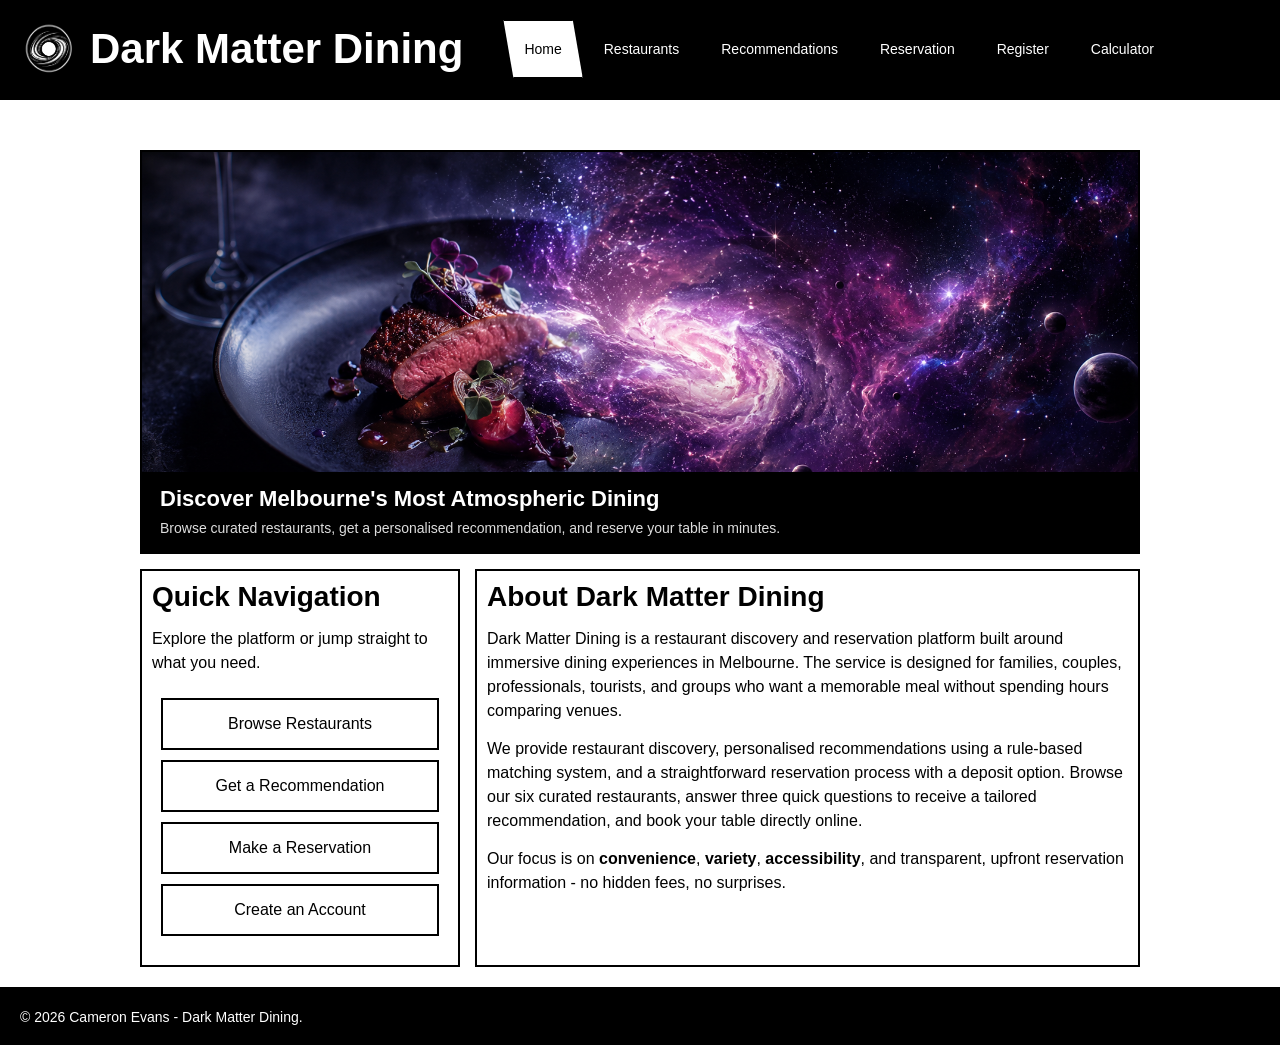
<file: wd_assign2_103564648/index.html>
<!DOCTYPE html>
<html lang="en">
<head>
  <meta charset="utf-8" />
  <meta name="viewport" content="width=device-width, initial-scale=1.0" />
  <meta name="description" content="Dark Matter Dining - discover atmospheric Melbourne restaurants, get personalised recommendations, and reserve your table online." />
  <meta name="keywords" content="Dark Matter Dining, restaurant, reservation, Melbourne, dining" />
  <meta name="author" content="Cameron Evans - 103564648" />
  <link rel="stylesheet" href="css/style.css" />
  <script src="js/jquery.min.js"></script>
  <script src="js/script.js"></script>
  <title>Dark Matter Dining - Home</title>
</head>

<body>

<header>
  <h1><img class="brand-logo" src="images/logo.png" width="1254" height="1254" alt="" aria-hidden="true" /><span>Dark Matter Dining</span></h1>
  <nav class="top_nav" aria-label="Main navigation">
    <a class="active" href="index.html"><span>Home</span></a>
    <a href="restaurants.html"><span>Restaurants</span></a>
    <a href="recommend.html"><span>Recommendations</span></a>
    <a href="reservation.html"><span>Reservation</span></a>
    <a href="register.html"><span>Register</span></a>
    <a href="bill.html"><span>Calculator</span></a>
  </nav>
</header>

<main class="index">

  
  <section class="hero">
    <img src="images/main.png" width="1672" height="941" alt="Fine dining dish with a galaxy-inspired visual effect" />
    <div class="hero-text">

      <h2>Discover Melbourne's Most Atmospheric Dining</h2>
      <p>Browse curated restaurants, get a personalised recommendation, and reserve your table in minutes.</p>
    
    </div>
  </section>

 
  <div class="group_index">

    <section class="event">
      <h2>Quick Navigation</h2>
      <p>Explore the platform or jump straight to what you need.</p>
      <nav aria-label="Quick links">
        <ul class="event_links">

        <li><a class="link button_link" href="restaurants.html">Browse Restaurants</a></li>
        <li><a class="link button_link" href="recommend.html">Get a Recommendation</a></li>
        <li><a class="link button_link" href="reservation.html">Make a Reservation</a></li>
        <li><a class="link button_link" href="register.html">Create an Account</a></li>
        
        </ul>
      </nav>
    </section>

    <section class="about_us">
      <h2>About Dark Matter Dining</h2>
      <p>Dark Matter Dining is a restaurant discovery and reservation platform built around immersive dining experiences in Melbourne. The service is designed for families, couples, professionals, tourists, and groups who want a memorable meal without spending hours comparing venues.</p>
      <p>We provide restaurant discovery, personalised recommendations using a rule-based matching system, and a straightforward reservation process with a deposit option. Browse our six curated restaurants, answer three quick questions to receive a tailored recommendation, and book your table directly online.</p>
      <p>Our focus is on <strong>convenience</strong>, <strong>variety</strong>, <strong>accessibility</strong>, and transparent, upfront reservation information - no hidden fees, no surprises.</p>
    </section>

  </div>

</main>

<footer>
  <p>&copy; 2026 Cameron Evans - Dark Matter Dining.</p>
</footer>


</body>
</html>
</file>
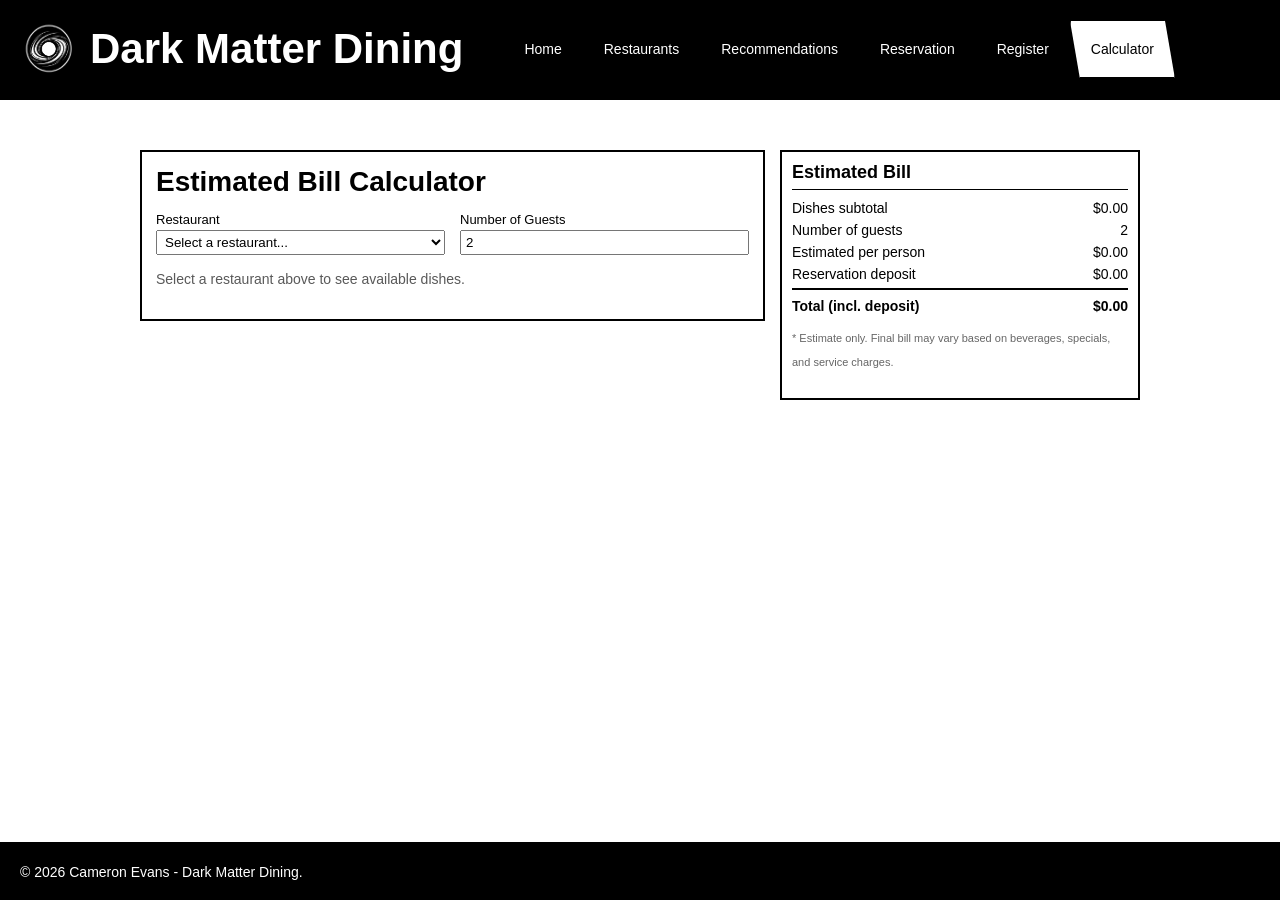
<file: wd_assign2_103564648/bill.html>
<!DOCTYPE html>
<html lang="en">
<head>
  <meta charset="utf-8" />
  <meta name="viewport" content="width=device-width, initial-scale=1.0" />
  <meta name="description" content="Estimate your bill before dining - select a restaurant, choose dishes, and split the cost across your group." />
  <meta name="keywords" content="Dark Matter Dining, bill calculator, estimate, dining cost" />
  <meta name="author" content="Cameron Evans - 103564648" />
  <link rel="stylesheet" href="css/style.css" />
  <script src="js/jquery.min.js"></script>
  <script src="js/script.js"></script>
  <title>Dark Matter Dining - Bill Calculator</title>
</head>

<body>

<header>
  <h1><img class="brand-logo" src="images/logo.png" width="1254" height="1254" alt="" aria-hidden="true" /><span>Dark Matter Dining</span></h1>
  <nav class="top_nav">
    <a href="index.html"><span>Home</span></a>
    <a href="restaurants.html"><span>Restaurants</span></a>
    <a href="recommend.html"><span>Recommendations</span></a>
    <a href="reservation.html"><span>Reservation</span></a>
    <a href="register.html"><span>Register</span></a>
    <a class="active" href="bill.html"><span>Calculator</span></a>
  </nav>
</header>

<main class="calculator">

  <!-- Form: restaurant + menu selection -->
  <section class="calc-form">
    <h2>Estimated Bill Calculator</h2>

    <div class="calc-top">

      <label for="calc-restaurant">
        Restaurant
        <select id="calc-restaurant" name="restaurant">
          <option value="">Select a restaurant...</option>
          <option value="event_horizon">Event Horizon</option>
          <option value="nebula_noodles">Nebula Noodles</option>
          <option value="pulsar_pizza">Pulsar Pizza</option>
          <option value="quantum_quiche">Quantum Quiche</option>
          <option value="stellar_sushi">Stellar Sushi</option>
          <option value="cosmic_curry">Cosmic Curry</option>
          <option value="singularity_seoul">Singularity Seoul</option>
        </select>
      </label>

      <label for="num-guests">
        Number of Guests
        <input type="number" id="num-guests" name="guests" min="1" value="2" />
      </label>

    </div>

   
    <div class="menu-section" id="menu-section" hidden>
      <h3 id="menu-title">Select Dishes</h3>
      <div class="menu-items" id="menu-items"></div>
    </div>

    <p id="calc-placeholder" style="color:#595959;font-size:14px;">Select a restaurant above to see available dishes.</p>

  </section>


  <section class="bill-summary" id="bill-summary">
    <h3>Estimated Bill</h3>

    <div class="bill-line">
      <span>Dishes subtotal</span>
      <span id="sum-dishes">$0.00</span>
    </div>

    <div class="bill-line">
      <span>Number of guests</span>
      <span id="sum-guests">-</span>
    </div>

    <div class="bill-line">
      <span>Estimated per person</span>
      <span id="sum-per-person">-</span>
    </div>

    <div class="bill-line deposit">
      <span>Reservation deposit</span>
      <span id="sum-deposit">-</span>
    </div>

    <div class="bill-line total">
      <span>Total (incl. deposit)</span>
      <span id="sum-total">-</span>
    </div>

    <p style="font-size:11px;color:#666;margin-top:12px;">* Estimate only. Final bill may vary based on beverages, specials, and service charges.</p>
  </section>

</main>

<footer>
  <p>&copy; 2026 Cameron Evans - Dark Matter Dining.</p>
</footer>


</body>
</html>
</file>
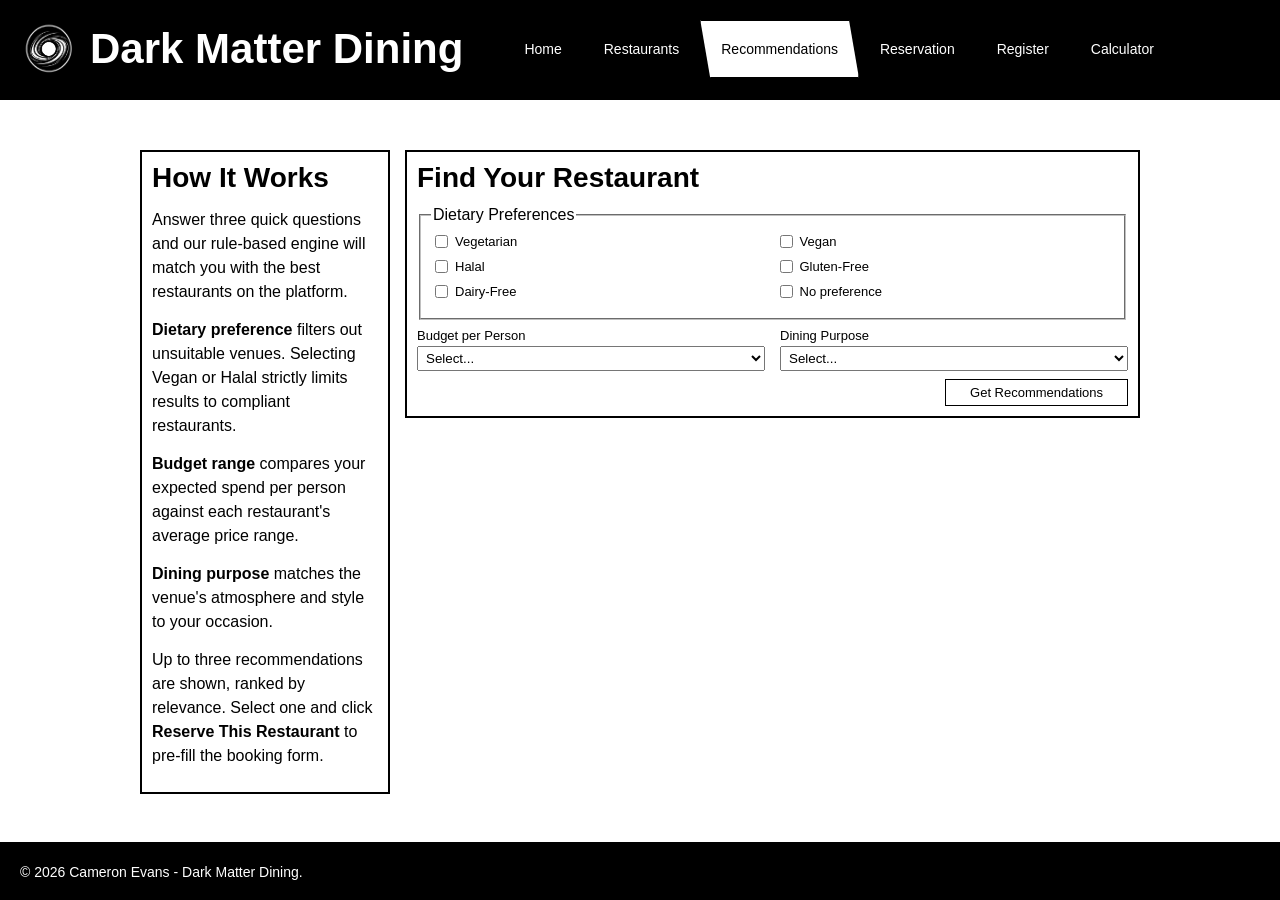
<file: wd_assign2_103564648/recommend.html>
<!DOCTYPE html>
<html lang="en">
<head>
  <meta charset="utf-8" />
  <meta name="viewport" content="width=device-width, initial-scale=1.0" />
  <meta name="description" content="Get a personalised restaurant recommendation from Dark Matter Dining based on your dietary preferences, budget, and dining purpose." />
  <meta name="keywords" content="Dark Matter Dining, recommendation, restaurant, Melbourne, dining" />
  <meta name="author" content="Cameron Evans - 103564648" />
  <link rel="stylesheet" href="css/style.css" />

  <script src="js/jquery.min.js"></script>
  <script src="js/script.js"></script>
  
  <title>Dark Matter Dining - Recommendations</title>
</head>

<body>

<header>
  <h1><img class="brand-logo" src="images/logo.png" width="1254" height="1254" alt="" aria-hidden="true" /><span>Dark Matter Dining</span></h1>
  <nav class="top_nav" aria-label="Main navigation">
    <a href="index.html"><span>Home</span></a>
    <a href="restaurants.html"><span>Restaurants</span></a>
    <a class="active" href="recommend.html"><span>Recommendations</span></a>
    <a href="reservation.html"><span>Reservation</span></a>
    <a href="register.html"><span>Register</span></a>
    <a href="bill.html"><span>Calculator</span></a>
  </nav>
</header>

<main class="recommendations">

  <!-- Sidebar -->
  <section class="sidebar">
    <h2>How It Works</h2>
    <p>Answer three quick questions and our rule-based engine will match you with the best restaurants on the platform.</p>
    <p><strong>Dietary preference</strong> filters out unsuitable venues. Selecting Vegan or Halal strictly limits results to compliant restaurants.</p>
    <p><strong>Budget range</strong> compares your expected spend per person against each restaurant's average price range.</p>
    <p><strong>Dining purpose</strong> matches the venue's atmosphere and style to your occasion.</p>
    <p>Up to three recommendations are shown, ranked by relevance. Select one and click <strong>Reserve This Restaurant</strong> to pre-fill the booking form.</p>
  </section>

  <!-- Recommendation form -->
  <section class="recform">
    <h2>Find Your Restaurant</h2>
    <form id="rec-form" novalidate>
      <div class="fields">

        <fieldset class="rec-dietary">
          <legend>Dietary Preferences</legend>
          <label><input type="checkbox" name="dietary" value="vegetarian" /> Vegetarian</label>
          <label><input type="checkbox" name="dietary" value="vegan" /> Vegan</label>
          <label><input type="checkbox" name="dietary" value="halal" /> Halal</label>
          <label><input type="checkbox" name="dietary" value="gluten-free" /> Gluten-Free</label>
          <label><input type="checkbox" name="dietary" value="dairy-free" /> Dairy-Free</label>
          <label><input type="checkbox" name="dietary" value="none" id="rec-dietary-none" /> No preference</label>
          <span class="error-msg" id="err-dietary" role="alert" style="display:block;width:100%;"></span>
        </fieldset>

        <label for="rec-budget">
          Budget per Person
          <select id="rec-budget" name="budget">
            <option value="">Select...</option>
            <option value="low">Low - under $35</option>
            <option value="medium">Mid - $35 to $65</option>
            <option value="high">High - over $65</option>
          </select>
        </label>

        <label for="rec-purpose">
          Dining Purpose
          <select id="rec-purpose" name="purpose">
            <option value="">Select...</option>
            <option value="family">Family outing</option>
            <option value="date">Romantic date</option>
            <option value="business">Business meal</option>
          </select>
        </label>

        <button type="submit">Get Recommendations</button>

      </div>
      <p id="rec-error" class="error-msg" role="alert"></p>
    </form>
  </section>

  <!-- Results (hidden until JS populates) -->
  <section class="result" id="rec-results" hidden>
    <h2>Your Recommendations</h2>
    <div class="result-cards" id="result-cards" aria-live="polite"></div>
    <div class="result-actions">
      <a href="#" id="reserve-link" class="button_link">Reserve This Restaurant</a>
    </div>
  </section>

</main>

<footer>
  <p>&copy; 2026 Cameron Evans - Dark Matter Dining.</p>
</footer>


</body>
</html>
</file>
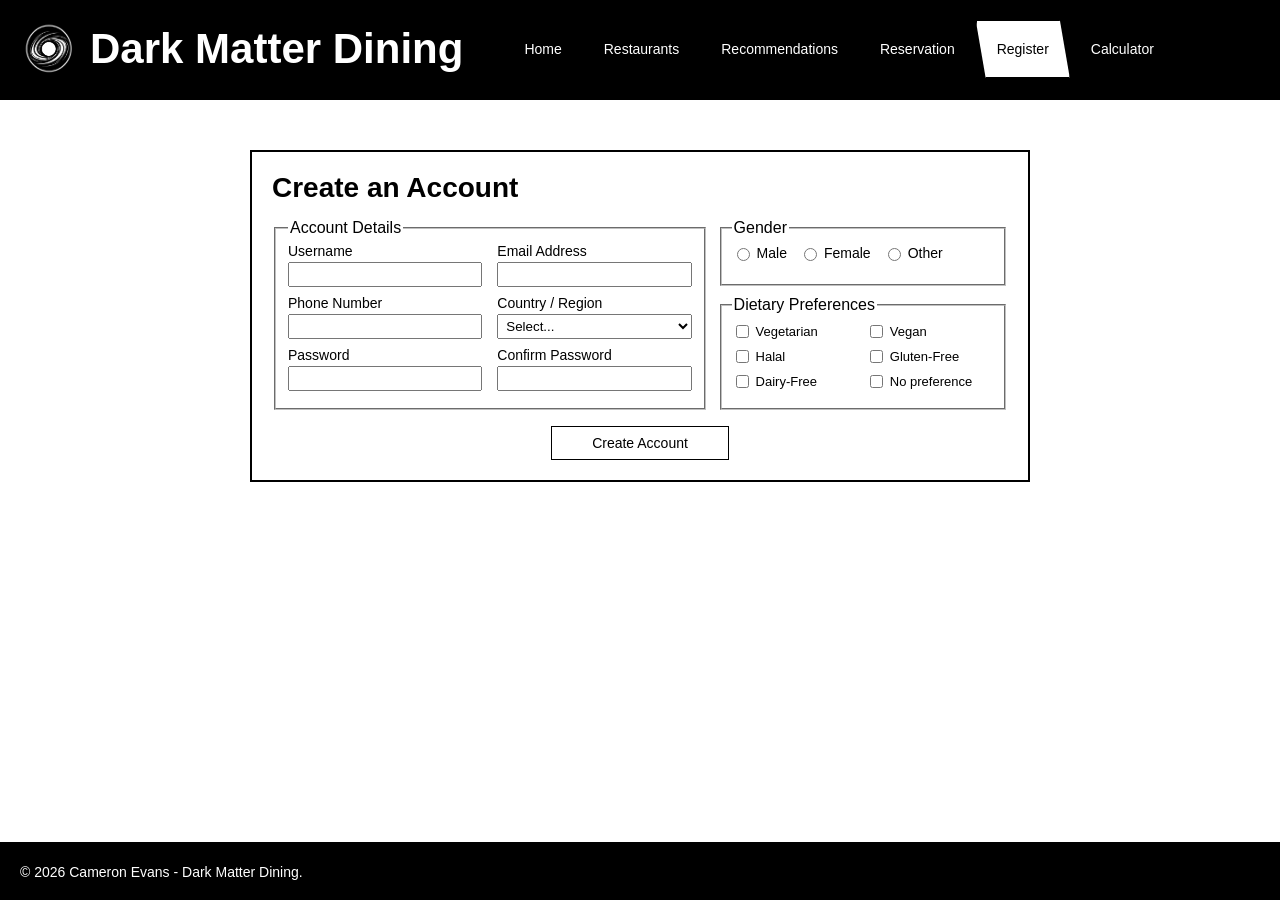
<file: wd_assign2_103564648/register.html>
<!DOCTYPE html>
<html lang="en">
<head>
  <meta charset="utf-8" />
  <meta name="viewport" content="width=device-width, initial-scale=1.0" />
  <meta name="description" content="Create a Dark Matter Dining account to manage your restaurant reservations and preferences." />
  <meta name="keywords" content="Dark Matter Dining, register, account, sign up" />
  <meta name="author" content="Cameron Evans - 103564648" />
  <link rel="stylesheet" href="css/style.css" />
  <script src="js/jquery.min.js"></script>
  <script src="js/script.js"></script>
  <title>Dark Matter Dining - Register</title>
</head>

<body>

<header>
  <h1><img class="brand-logo" src="images/logo.png" width="1254" height="1254" alt="" aria-hidden="true" /><span>Dark Matter Dining</span></h1>
  <nav class="top_nav" aria-label="Main navigation">
    <a href="index.html"><span>Home</span></a>
    <a href="restaurants.html"><span>Restaurants</span></a>
    <a href="recommend.html"><span>Recommendations</span></a>
    <a href="reservation.html"><span>Reservation</span></a>
    <a class="active" href="register.html"><span>Register</span></a>
    <a href="bill.html"><span>Calculator</span></a>
  </nav>
</header>

<main class="register">

  <form class="register-form" id="regform" novalidate>
    <h2>Create an Account</h2>

    <!-- Top row: account details (left) + gender & dietary (right) -->
    <div class="reg-top">

      <fieldset class="reg-details">
        <legend>Account Details</legend>

        <label for="uname">
          Username
          <input type="text" id="uname" name="uname" autocomplete="username" />
          <span class="error-msg" id="err-username" role="alert"></span>
        </label>

        <label for="email">
          Email Address
          <input type="email" id="email" name="email" autocomplete="email" />
          <span class="error-msg" id="err-email" role="alert"></span>
        </label>

        <label for="reg-phone">
          Phone Number
          <input type="tel" id="reg-phone" name="phone" autocomplete="tel" />
          <span class="error-msg" id="err-phone" role="alert"></span>
        </label>

        <label for="reg-country">
          Country / Region
          <select id="reg-country" name="country">
            <option value="">Select...</option>
            <option value="AU">Australia</option>
            <option value="NZ">New Zealand</option>
            <option value="US">United States</option>
            <option value="UK">United Kingdom</option>
            <option value="JP">Japan</option>
            <option value="CN">China</option>
            <option value="IN">India</option>
            <option value="SG">Singapore</option>
            <option value="other">Other</option>
          </select>
          <span class="error-msg" id="err-country" role="alert"></span>
        </label>

        <label for="pwd1">
          Password
          <input type="password" id="pwd1" name="pwd1" autocomplete="new-password" />
          <span class="error-msg" id="err-password" role="alert"></span>
        </label>

        <label for="pwd2">
          Confirm Password
          <input type="password" id="pwd2" name="pwd2" autocomplete="new-password" />
          <span class="error-msg" id="err-confirm" role="alert"></span>
        </label>

      </fieldset>

      <!-- Right column: gender + dietary -->
      <div class="reg-right">

        <fieldset class="reg-gender">
          <legend>Gender</legend>
          <label><input type="radio" id="genm" name="gender" value="male" /> Male</label>
          <label><input type="radio" id="genf" name="gender" value="female" /> Female</label>
          <label><input type="radio" id="geno" name="gender" value="other" /> Other</label>
          <span class="error-msg" id="err-gender" role="alert" style="display:block;width:100%;"></span>
        </fieldset>

        <fieldset class="reg-dietary">
          <legend>Dietary Preferences</legend>
          <label><input type="checkbox" name="dietary" value="vegetarian" /> Vegetarian</label>
          <label><input type="checkbox" name="dietary" value="vegan" /> Vegan</label>
          <label><input type="checkbox" name="dietary" value="halal" /> Halal</label>
          <label><input type="checkbox" name="dietary" value="gluten-free" /> Gluten-Free</label>
          <label><input type="checkbox" name="dietary" value="dairy-free" /> Dairy-Free</label>
          <label><input type="checkbox" name="dietary" value="none" id="dietary-none" /> No preference</label>
          <span class="error-msg" id="err-dietary" role="alert" style="display:block;width:100%;"></span>
        </fieldset>

      </div>
    </div>

    <!-- Submit -->
    <div class="reg-submit">
      <button type="submit">Create Account</button>
    </div>

  </form>

</main>

<footer>
  <p>&copy; 2026 Cameron Evans - Dark Matter Dining.</p>
</footer>

</body>
</html>
</file>
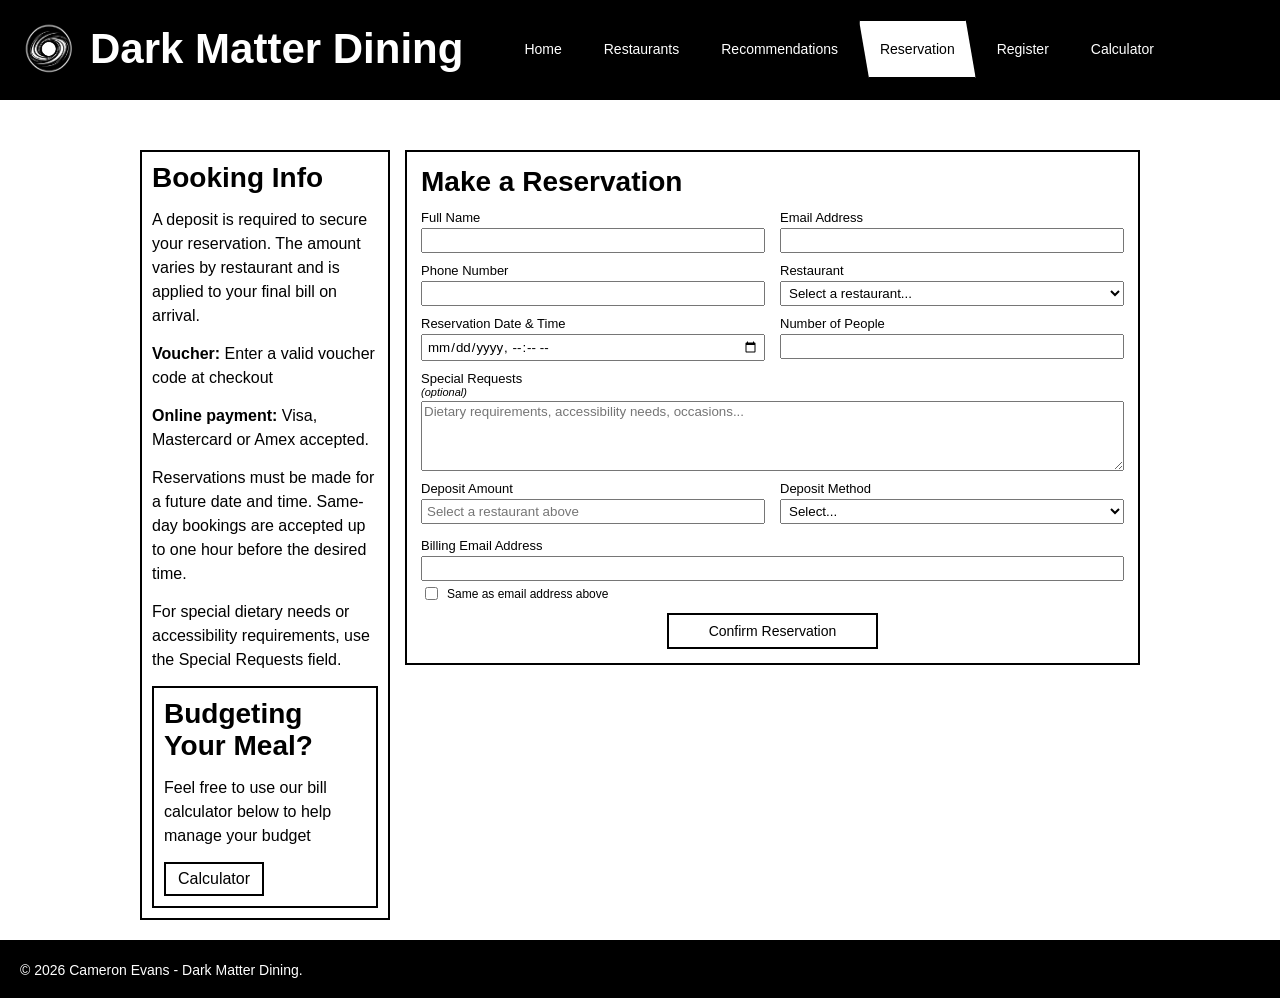
<file: wd_assign2_103564648/reservation.html>
<!DOCTYPE html>
<html lang="en">
<head>
  <meta charset="utf-8" />
  <meta name="viewport" content="width=device-width, initial-scale=1.0" />
  <meta name="description" content="Reserve a table at any Dark Matter Dining restaurant. Choose your date, party size, and payment method." />
  <meta name="keywords" content="Dark Matter Dining, reservation, booking, table, deposit" />
  <meta name="author" content="Cameron Evans - 103564648" />
  <link rel="stylesheet" href="css/style.css" />
  <script src="js/jquery.min.js"></script>
  <script src="js/script.js"></script>
  <title>Dark Matter Dining - Reservation</title>
</head>

<body>

<header>
  <h1><img class="brand-logo" src="images/logo.png" width="1254" height="1254" alt="" aria-hidden="true" /><span>Dark Matter Dining</span></h1>
  <nav class="top_nav" aria-label="Main navigation">
    <a href="index.html"><span>Home</span></a>
    <a href="restaurants.html"><span>Restaurants</span></a>
    <a href="recommend.html"><span>Recommendations</span></a>
    <a class="active" href="reservation.html"><span>Reservation</span></a>
    <a href="register.html"><span>Register</span></a>
    <a href="bill.html"><span>Calculator</span></a>
  </nav>
</header>

<main class="reservation">

  
  <section class="sidebar">

    <h2>Booking Info</h2>

    <p>A deposit is required to secure your reservation. The amount varies by restaurant and is applied to your final bill on arrival.</p>
    <p><strong>Voucher:</strong> Enter a valid voucher code at checkout</p>
    <p><strong>Online payment:</strong> Visa, Mastercard or Amex  accepted.</p>
    <p>Reservations must be made for a future date and time. Same-day bookings are accepted up to one hour before the desired time.</p>
    <p>For special dietary needs or accessibility requirements, use the Special Requests field.</p>
    
   <section class="calc-promo">
    <h2>Budgeting Your Meal?</h2>
    <p>Feel free to use our bill calculator below to help manage your budget</p> 
    <a href="bill.html" class = "calc_button button_link">Calculator</a>
   </section>



  </section>

  
  <section class="resform">
    <h2>Make a Reservation</h2>

    <form id="reservation-form" method="POST" action="http://mercury.swin.edu.au/it000000/cos10005/regtest.php" novalidate>
      <div class="resfields">

        
        <label for="res-fullname">
          Full Name
          <input type="text" id="res-fullname" name="fullname" autocomplete="name" />
          <span class="error-msg" id="err-fullname" role="alert"></span>
        </label>

        <label for="res-email">
          Email Address
          <input type="email" id="res-email" name="email" autocomplete="email" />
          <span class="error-msg" id="err-email" role="alert"></span>
        </label>

        <label for="res-phone">
          Phone Number
          <input type="tel" id="res-phone" name="phone" autocomplete="tel" />
          <span class="error-msg" id="err-phone" role="alert"></span>
        </label>

        
        <label for="res-restaurant">
          Restaurant
          <select id="res-restaurant" name="restaurant">
            <option value="">Select a restaurant...</option>
            <option value="event_horizon">Event Horizon - Modern Australian</option>
            <option value="nebula_noodles">Nebula Noodles - Pan-Asian</option>
            <option value="pulsar_pizza">Pulsar Pizza - Neapolitan Italian</option>
            <option value="quantum_quiche">Quantum Quiche - Modern French</option>
            <option value="stellar_sushi">Stellar Sushi - Traditional Japanese</option>
            <option value="cosmic_curry">Cosmic Curry - North Indian</option>
            <option value="singularity_seoul">Singularity Seoul - Korean BBQ</option>
          </select>
          <span class="error-msg" id="err-restaurant" role="alert"></span>
        </label>

        
        <label for="res-datetime">
          Reservation Date & Time
          <input type="datetime-local" id="res-datetime" name="datetime" />
          <span class="error-msg" id="err-datetime" role="alert"></span>
        </label>

       
        <label for="res-people">
          Number of People
          <input type="number" id="res-people" name="people" min="1" value="" />
          <span class="error-msg" id="err-people" role="alert"></span>
        </label>

        
        <label for="res-special" class="wide">
          Special Requests <em style="font-weight:normal;font-size:11px;">(optional)</em>
          <textarea id="res-special" name="special-requests" placeholder="Dietary requirements, accessibility needs, occasions..."></textarea>
        </label>

       
        <label for="res-deposit">
          Deposit Amount
          <input type="text" id="res-deposit" name="deposit" readonly placeholder="Select a restaurant above" />
          <span class="deposit-info" id="deposit-info"></span>
        </label>

        
        <label for="res-method">
          Deposit Method
          <select id="res-method" name="deposit-method">
            <option value="">Select...</option>
            <option value="voucher">Voucher</option>
            <option value="online">Online Payment</option>
          </select>
          <span class="error-msg" id="err-method" role="alert"></span>
        </label>

       
        <label for="res-voucher" id="voucher-row" hidden>
          Voucher Code
          <input type="text" id="res-voucher" name="voucher" maxlength="12" placeholder="enter a valid code" />
          <span class="error-msg" id="err-voucher" role="alert"></span>
        </label>

       
        <label for="res-card-type" id="card-type-row" hidden>
          Card Type
          <select id="res-card-type" name="card-type">
            <option value="">Select...</option>
            <option value="visa">Visa</option>
            <option value="mastercard">Mastercard</option>
            <option value="amex">American Express</option>
          </select>
          <span class="error-msg" id="err-card-type" role="alert"></span>
        </label>

        
        <label for="res-card-number" id="card-number-row" hidden>
          Credit Card Number
          <input type="text" id="res-card-number" name="card-number" placeholder="enter a valid card type" />
          <span class="error-msg" id="err-card-number" role="alert"></span>
        </label>

       
        <div class="wide">
          <label for="res-billing-email">
            Billing Email Address
            <input type="email" id="res-billing-email" name="billing-email" autocomplete="email" />
            <span class="error-msg" id="err-billing-email" role="alert"></span>
          </label>

          <div class="same-email-row">
            <input type="checkbox" id="same-email" name="same-email" />
            <label for="same-email" style="color:#000;font-size:12px;">Same as email address above</label>
          </div>

        </div>

        <button type="submit">Confirm Reservation</button>

      </div>
    </form>

  </section>

</main>

<footer>
  <p>&copy; 2026 Cameron Evans - Dark Matter Dining.</p>
</footer>

</body>
</html>
</file>
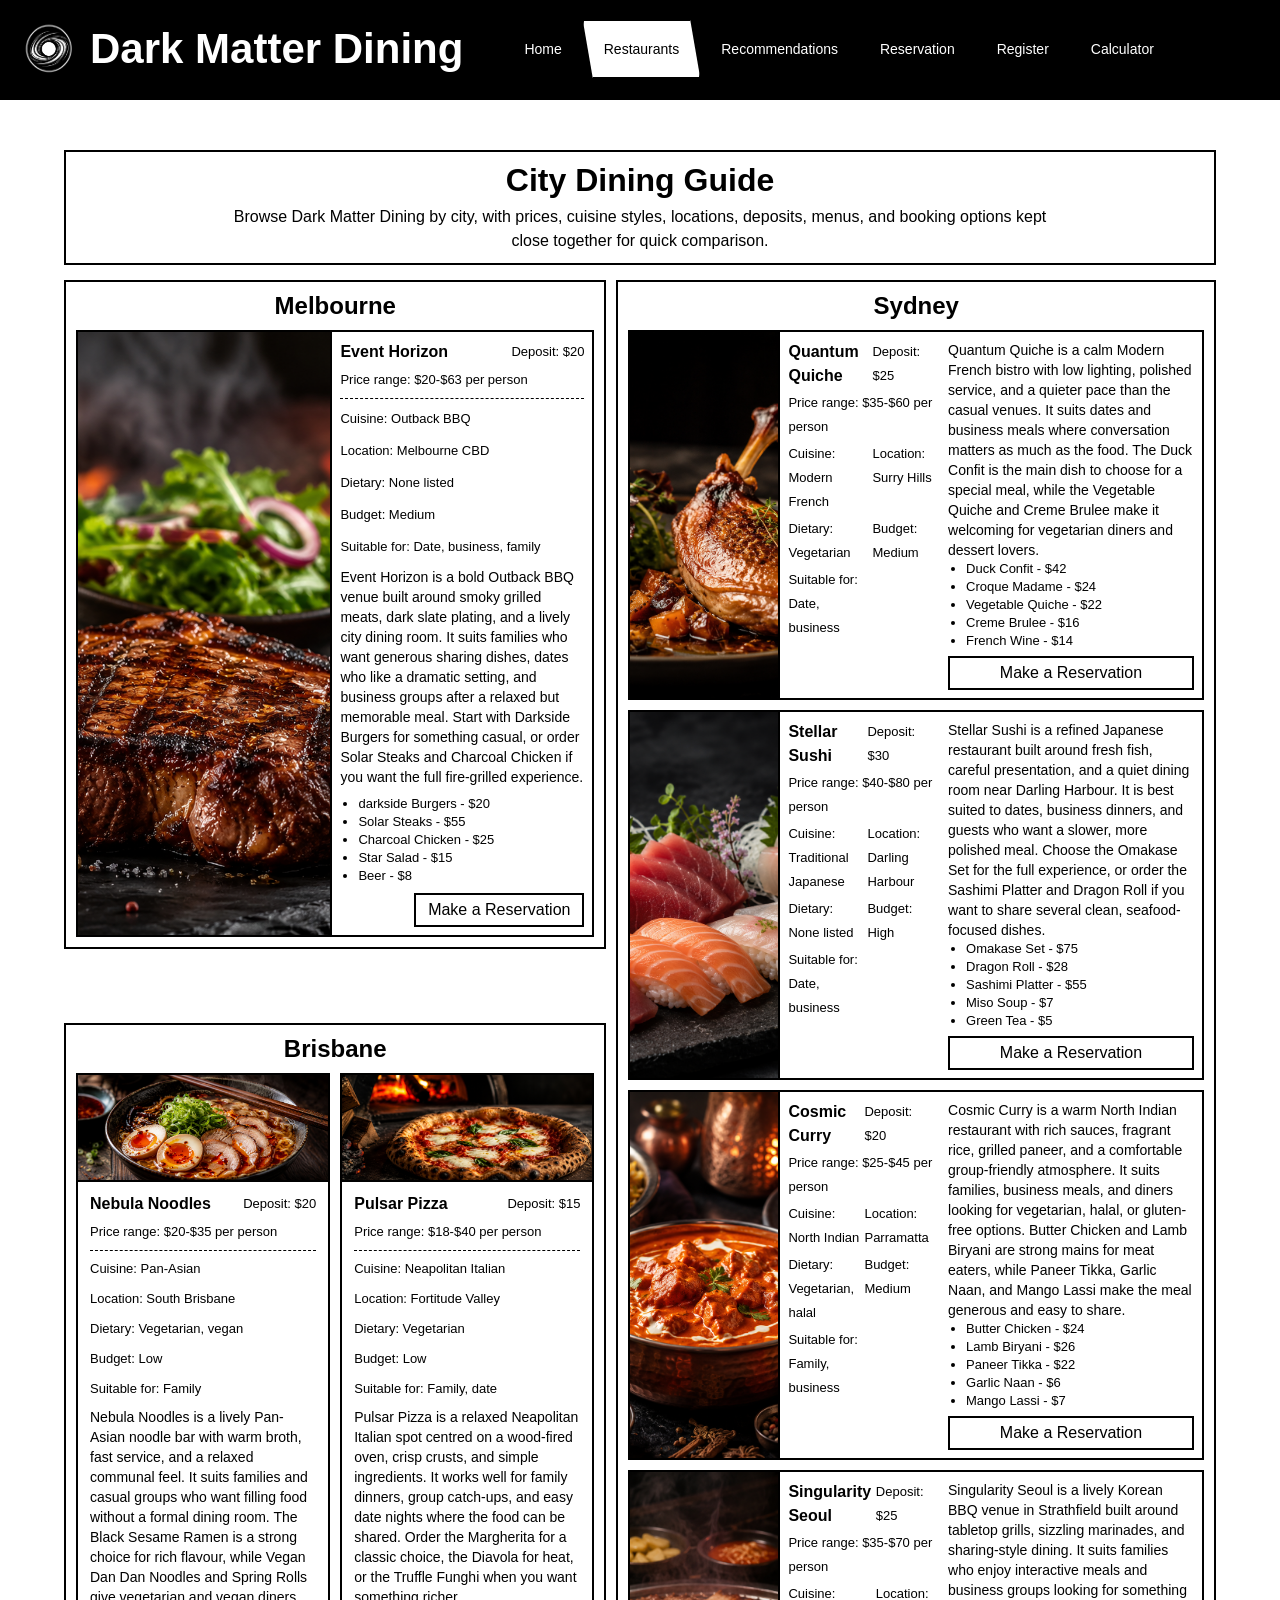
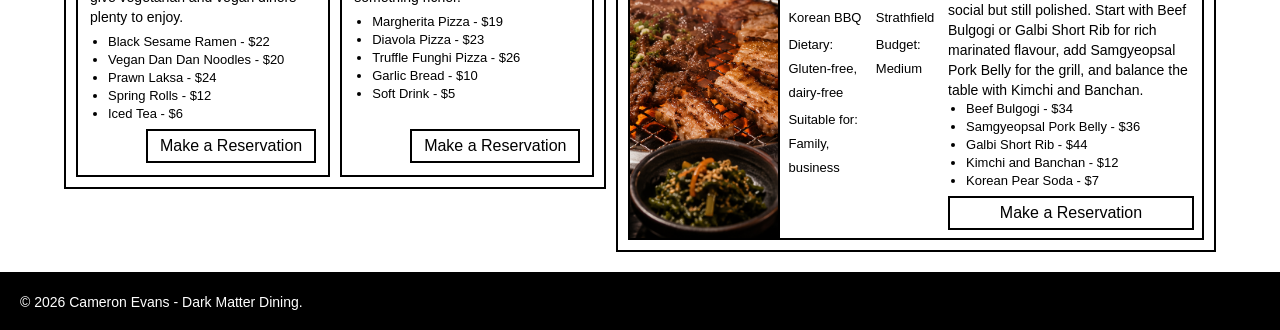
<file: wd_assign2_103564648/restaurants.html>
<!DOCTYPE html>
<html lang="en">
<head>
  <meta charset="utf-8" />
  <meta name="viewport" content="width=device-width, initial-scale=1.0" />
  <meta name="description" content="Browse Dark Matter Dining restaurants by city, cuisine, menu, deposit, and price range." />
  <meta name="keywords" content="Dark Matter Dining, restaurants, Melbourne, Brisbane, Sydney, reservation" />
  <meta name="author" content="Cameron Evans - 103564648" />
  <link rel="stylesheet" href="css/style.css" />
  <script src="js/jquery.min.js"></script>
  <script src="js/script.js"></script>
  <title>Dark Matter Dining - Restaurants</title>
</head>

<body>

<header>
  <h1><img class="brand-logo" src="images/logo.png" width="1254" height="1254" alt="" aria-hidden="true" /><span>Dark Matter Dining</span></h1>
  <nav class="top_nav" aria-label="Main navigation">
    <a href="index.html"><span>Home</span></a>
    <a class="active" href="restaurants.html"><span>Restaurants</span></a>
    <a href="recommend.html"><span>Recommendations</span></a>
    <a href="reservation.html"><span>Reservation</span></a>
    <a href="register.html"><span>Register</span></a>
    <a href="bill.html"><span>Calculator</span></a>
  </nav>
</header>

<main class="restaurants">

  <section class="intro">
    <h2>City Dining Guide</h2>
    <p>Browse Dark Matter Dining by city, with prices, cuisine styles, locations, deposits, menus, and booking options kept close together for quick comparison.</p>
  </section>

  <div class="city-layout">

    <section class="city melbourne" aria-labelledby="melbourne-heading">
      <h2 id="melbourne-heading">Melbourne</h2>

      <article class="card feature" id="event_horizon">
        <div class="picture">
          <img src="images/event_horizon.png" width="1672" height="941" loading="lazy" alt="Grilled steak, burger, chicken, and salad for Event Horizon" />
        </div>

        <div class="card-body">
          <div class="card-head">
            <p class="name">Event Horizon</p>
            <p class="deposit">Deposit: $20</p>
            <p class="price">Price range: $20-$63 per person</p>
          </div>

          <p class="cuisine">Cuisine: Outback BBQ</p>
          <p class="location">Location: Melbourne CBD</p>
          <p class="meta">Dietary: None listed</p>
          <p class="meta">Budget: Medium</p>
          <p class="meta">Suitable for: Date, business, family</p>
          <p class="description">Event Horizon is a bold Outback BBQ venue built around smoky grilled meats, dark slate plating, and a lively city dining room. It suits families who want generous sharing dishes, dates who like a dramatic setting, and business groups after a relaxed but memorable meal. Start with Darkside Burgers for something casual, or order Solar Steaks and Charcoal Chicken if you want the full fire-grilled experience.</p>
          <ul class="menu">
            <li>darkside Burgers - $20</li>
            <li>Solar Steaks - $55</li>
            <li>Charcoal Chicken - $25</li>
            <li>Star Salad - $15</li>
            <li>Beer - $8</li>
          </ul>

          <div class="actions">
            <a class="reserve button_link" href="reservation.html?r=event_horizon">Make a Reservation</a>
          </div>
        </div>
      </article>
    </section>

    <section class="city brisbane" aria-labelledby="brisbane-heading">
      <h2 id="brisbane-heading">Brisbane</h2>

      <div class="brisbane-grid">
        <article class="card compact" id="nebula_noodles">
          <div class="picture">
            <img src="images/nebula_noodles.png" width="1672" height="941" loading="lazy" alt="Steaming bowl of noodles with egg and sliced meat for Nebula Noodles" />
          </div>

          <div class="card-body">
            <div class="card-head">
              <p class="name">Nebula Noodles</p>
              <p class="deposit">Deposit: $20</p>
              <p class="price">Price range: $20-$35 per person</p>
            </div>

            <p class="cuisine">Cuisine: Pan-Asian</p>
            <p class="location">Location: South Brisbane</p>
            <p class="meta">Dietary: Vegetarian, vegan</p>
            <p class="meta">Budget: Low</p>
            <p class="meta">Suitable for: Family</p>
            <p class="description">Nebula Noodles is a lively Pan-Asian noodle bar with warm broth, fast service, and a relaxed communal feel. It suits families and casual groups who want filling food without a formal dining room. The Black Sesame Ramen is a strong choice for rich flavour, while Vegan Dan Dan Noodles and Spring Rolls give vegetarian and vegan diners plenty to enjoy.</p>
            <ul class="menu">
              <li>Black Sesame Ramen - $22</li>
              <li>Vegan Dan Dan Noodles - $20</li>
              <li>Prawn Laksa - $24</li>
              <li>Spring Rolls - $12</li>
              <li>Iced Tea - $6</li>
            </ul>

            <div class="actions">
              <a class="reserve button_link" href="reservation.html?r=nebula_noodles">Make a Reservation</a>
            </div>
          </div>
        </article>

        <article class="card compact" id="pulsar_pizza">
          <div class="picture">
            <img src="images/pulsar_pizza.png" width="1672" height="941" loading="lazy" alt="Wood-fired pizza in front of an oven for Pulsar Pizza" />
          </div>

          <div class="card-body">
            <div class="card-head">
              <p class="name">Pulsar Pizza</p>
              <p class="deposit">Deposit: $15</p>
              <p class="price">Price range: $18-$40 per person</p>
            </div>

            <p class="cuisine">Cuisine: Neapolitan Italian</p>
            <p class="location">Location: Fortitude Valley</p>
            <p class="meta">Dietary: Vegetarian</p>
            <p class="meta">Budget: Low</p>
            <p class="meta">Suitable for: Family, date</p>
            <p class="description">Pulsar Pizza is a relaxed Neapolitan Italian spot centred on a wood-fired oven, crisp crusts, and simple ingredients. It works well for family dinners, group catch-ups, and easy date nights where the food can be shared. Order the Margherita for a classic choice, the Diavola for heat, or the Truffle Funghi when you want something richer.</p>
            <ul class="menu">
              <li>Margherita Pizza - $19</li>
              <li>Diavola Pizza - $23</li>
              <li>Truffle Funghi Pizza - $26</li>
              <li>Garlic Bread - $10</li>
              <li>Soft Drink - $5</li>
            </ul>

            <div class="actions">
              <a class="reserve button_link" href="reservation.html?r=pulsar_pizza">Make a Reservation</a>
            </div>
          </div>
        </article>
      </div>
    </section>

    <section class="city sydney" aria-labelledby="sydney-heading">
      <h2 id="sydney-heading">Sydney</h2>

      <div class="sydney-list">
        <article class="card wide" id="quantum_quiche">
          <div class="picture">
            <img src="images/quantum_quiche.png" width="1672" height="941" loading="lazy" alt="Duck confit plate with salad and red wine for Quantum Quiche" />
          </div>

          <div class="row-content">
            <div class="row-meta">
              <p class="name">Quantum Quiche</p>
              <p class="deposit">Deposit: $25</p>
              <p class="price">Price range: $35-$60 per person</p>
              <p class="cuisine">Cuisine: Modern French</p>
              <p class="location">Location: Surry Hills</p>
              <p class="meta">Dietary: Vegetarian</p>
              <p class="meta">Budget: Medium</p>
              <p class="meta">Suitable for: Date, business</p>
            </div>

            <div>
              <p class="description">Quantum Quiche is a calm Modern French bistro with low lighting, polished service, and a quieter pace than the casual venues. It suits dates and business meals where conversation matters as much as the food. The Duck Confit is the main dish to choose for a special meal, while the Vegetable Quiche and Creme Brulee make it welcoming for vegetarian diners and dessert lovers.</p>
              <ul class="menu">
                <li>Duck Confit - $42</li>
                <li>Croque Madame - $24</li>
                <li>Vegetable Quiche - $22</li>
                <li>Creme Brulee - $16</li>
                <li>French Wine - $14</li>
              </ul>
            </div>
            <a class="reserve button_link" href="reservation.html?r=quantum_quiche">Make a Reservation</a>
          </div>
        </article>

        <article class="card wide" id="stellar_sushi">
          <div class="picture">
            <img src="images/stellar_sushi.png" width="1672" height="941" loading="lazy" alt="Assorted sushi and sashimi platter for Stellar Sushi" />
          </div>

          <div class="row-content">
            <div class="row-meta">
              <p class="name">Stellar Sushi</p>
              <p class="deposit">Deposit: $30</p>
              <p class="price">Price range: $40-$80 per person</p>
              <p class="cuisine">Cuisine: Traditional Japanese</p>
              <p class="location">Location: Darling Harbour</p>
              <p class="meta">Dietary: None listed</p>
              <p class="meta">Budget: High</p>
              <p class="meta">Suitable for: Date, business</p>
            </div>

            <div>
              <p class="description">Stellar Sushi is a refined Japanese restaurant built around fresh fish, careful presentation, and a quiet dining room near Darling Harbour. It is best suited to dates, business dinners, and guests who want a slower, more polished meal. Choose the Omakase Set for the full experience, or order the Sashimi Platter and Dragon Roll if you want to share several clean, seafood-focused dishes.</p>
              <ul class="menu">
                <li>Omakase Set - $75</li>
                <li>Dragon Roll - $28</li>
                <li>Sashimi Platter - $55</li>
                <li>Miso Soup - $7</li>
                <li>Green Tea - $5</li>
              </ul>
            </div>
            <a class="reserve button_link" href="reservation.html?r=stellar_sushi">Make a Reservation</a>
          </div>
        </article>

        <article class="card wide" id="cosmic_curry">
          <div class="picture">
            <img src="images/cosmic_curry.png" width="1672" height="941" loading="lazy" alt="Indian curry, biryani, paneer, naan, and spices for Cosmic Curry" />
          </div>

          <div class="row-content">
            <div class="row-meta">
              <p class="name">Cosmic Curry</p>
              <p class="deposit">Deposit: $20</p>
              <p class="price">Price range: $25-$45 per person</p>
              <p class="cuisine">Cuisine: North Indian</p>
              <p class="location">Location: Parramatta</p>
              <p class="meta">Dietary: Vegetarian, halal</p>
              <p class="meta">Budget: Medium</p>
              <p class="meta">Suitable for: Family, business</p>
            </div>

            <div>
              <p class="description">Cosmic Curry is a warm North Indian restaurant with rich sauces, fragrant rice, grilled paneer, and a comfortable group-friendly atmosphere. It suits families, business meals, and diners looking for vegetarian, halal, or gluten-free options. Butter Chicken and Lamb Biryani are strong mains for meat eaters, while Paneer Tikka, Garlic Naan, and Mango Lassi make the meal generous and easy to share.</p>
              <ul class="menu">
                <li>Butter Chicken - $24</li>
                <li>Lamb Biryani - $26</li>
                <li>Paneer Tikka - $22</li>
                <li>Garlic Naan - $6</li>
                <li>Mango Lassi - $7</li>
              </ul>
            </div>
            <a class="reserve button_link" href="reservation.html?r=cosmic_curry">Make a Reservation</a>
          </div>
        </article>

        <article class="card wide" id="singularity_seoul">
          <div class="picture">
            <img src="images/singularity_seoul.png" width="1672" height="941" loading="lazy" alt="Korean BBQ grill with beef bulgogi, pork belly, galbi, banchan, and drinks for Singularity Seoul" />
          </div>

          <div class="row-content">
            <div class="row-meta">
              <p class="name">Singularity Seoul</p>
              <p class="deposit">Deposit: $25</p>
              <p class="price">Price range: $35-$70 per person</p>
              <p class="cuisine">Cuisine: Korean BBQ</p>
              <p class="location">Location: Strathfield</p>
              <p class="meta">Dietary: Gluten-free, dairy-free</p>
              <p class="meta">Budget: Medium</p>
              <p class="meta">Suitable for: Family, business</p>
            </div>

            <div>
              <p class="description">Singularity Seoul is a lively Korean BBQ venue in Strathfield built around tabletop grills, sizzling marinades, and sharing-style dining. It suits families who enjoy interactive meals and business groups looking for something social but still polished. Start with Beef Bulgogi or Galbi Short Rib for rich marinated flavour, add Samgyeopsal Pork Belly for the grill, and balance the table with Kimchi and Banchan.</p>
              <ul class="menu">
                <li>Beef Bulgogi - $34</li>
                <li>Samgyeopsal Pork Belly - $36</li>
                <li>Galbi Short Rib - $44</li>
                <li>Kimchi and Banchan - $12</li>
                <li>Korean Pear Soda - $7</li>
              </ul>
            </div>
            <a class="reserve button_link" href="reservation.html?r=singularity_seoul">Make a Reservation</a>
          </div>
        </article>
      </div>
    </section>

  </div>

</main>

<footer>
  <p>&copy; 2026 Cameron Evans - Dark Matter Dining.</p>
</footer>
</body>
</html>
</file>
<file: wd_assign2_103564648/css/style.css>
/* ///////////////////////////////////////////Main Styling\\\\\\\\\\\\\\\\\\\\\\\\\\\\\\\\\\\\\\ */

/* Structure of elements like padding, margin  */

/* element: top right bottom left; */

body {
  background-color: #ffffff;
  color: #000000;
  display: grid;
  font-family: "Lucida Console", sans-serif;
  grid-template-rows: 130px 1fr auto;
  margin: 0;
  min-height: 100vh;
}

input,
select,
textarea,
button {
  font-family: inherit;
}

header {
  background-color: #000000;
  border-bottom: 2px solid #000;  
  align-items: center;
  display: flex;
  gap: 30px; 
  padding: 0 20px; 
  box-sizing: border-box;
  height: 100px;
  position: sticky;
  top: 0;
  z-index: 100;
}

h1 {
  align-items: center;
  display: flex;
  font-size: 42px;
  gap: 12px;
  line-height: 1;
  margin: 0;
  padding: 0;  
  white-space: nowrap; 
  color: #ffffff;
  text-shadow: 1px 1px 2px #000000;
  animation: glow 10s ease-in-out infinite;
}

h1 .brand-logo {
  flex: 0 0 auto;
  height: 58px;
  object-fit: contain;
  width: 58px;
}

@keyframes glow {
  0% {
    color: #dfdfdf;
  }

  50% {
    color: #ffffff;
    text-shadow: 0 0 24px #ffffff;
  }

  100% {
    color: #dfdfdf;
  }
}




h2 {
  font-size: 28px;
  margin: 0 0 14px 0;
}

h3 {
  font-size: 18px;
  margin: 0 0 8px 0;
}

section {
  padding: 10px;
  border-color: #000000;
  border-style: solid;
  border-width: 2px;
}

p {
  font-size: 16px;
  line-height: 24px;
  margin: 0 0 14px 0;
}

img {
  display: block;
  max-width: 100%;
  height: auto;
}


main {
  display: grid;
  margin: 20px auto;
  max-width: 1000px;
  width: calc(100% - 40px);
  box-sizing: border-box;
}

/* ///////////////////////////////////////////Footer\\\\\\\\\\\\\\\\\\\\\\\\\\\\\\\\\\\\\\ */

footer {
  background-color: #000000;
  border-top: 2px solid #000; 
  color: #ffffff;
  padding: 16px 20px;
}

footer p {
  font-size: 14px;
  margin: 0;
}

button {
  font-size: 13px;
  border: 1px solid #000;
  background: #fff;
  cursor: pointer;
  padding: 4px 16px;
  transition: background 0.2s, color 0.2s;
}

button:hover {
  background: #000;
  color: #fff;
}


/* ///////////////////////////////////////////Navigation\\\\\\\\\\\\\\\\\\\\\\\\\\\\\\\\\\\\\\ */

.top_nav {
  display: flex;
  align-items: stretch;
  padding: 0 10px;
  overflow-x: auto;
}

.top_nav a {
  clip-path: polygon(0% 0%, calc(100% - 10px) 0%, 100% 100%, 10px 100%); /* The clip path behaves very similarly to a quad in GOSU */
  background: transparent;
  color: #ffffff;
  text-decoration: none;
  border: 1px solid #000;
  transition: background 0.2s, color 0.2s;
  display: flex;
  padding: 20px; 
  margin: 0;
  align-items: center;
  white-space: nowrap;
  font-size: 14px;
}

.top_nav a:hover {
  background: #ffffff; 
  color: #000;
}

.top_nav a.active {
  background: #ffffff;
  color: #000000;
}

.button_link {
  border: 2px solid #000;
  box-sizing: border-box;
  color: #000;
  display: inline-block;
  padding: 6px 12px;
  text-decoration: none;
  transition: background 0.2s, color 0.2s;
}

.button_link:hover,
.button_link:focus {
  background: #000;
  color: #fff;
}




/* /////////////////////////////////////////// Error Handling \\\\\\\\\\\\\\\\\\\\\\\\\\\\\\\\\\\\\\ */

.error-msg {
  color: #cc0000;
  font-size: 12px;
  margin-top: 3px;
  display: none;
}

.error-msg.visible {
  display: block;
}

input.invalid,
select.invalid,
textarea.invalid {
  border: 2px solid #ff0000;
  outline: none;
  box-sizing: border-box;
}

/* /////////////////////////////////////////// Images \\\\\\\\\\\\\\\\\\\\\\\\\\\\\\\\\\\\\\ */

.picture img {
  width: 100%;
  height: 100%;
  object-fit: cover;
}

/* /////////////////////////////////////////// Index \\\\\\\\\\\\\\\\\\\\\\\\\\\\\\\\\\\\\\ */

.index {
  gap: 15px;
  grid-template-columns: 1fr;
  grid-template-rows: auto auto;
  align-content: start;
}

.hero {
  grid-column: 1;
  padding: 0;
  overflow: hidden;
  position: relative;
  min-height: 400px;
  border: 2px solid #000;
  background: #000;
}

.hero img {
  position: absolute;
  inset: 0;
  width: 100%;
  height: 100%;
  object-fit: cover;
  display: block;
}

.hero-text {
  position: absolute;
  bottom: 0;
  left: 0;
  right: 0;
  background: #000;
  color: #fff;
  padding: 14px 18px;
  z-index: 1;
}

.hero-text h2 {
  color: #fff;
  margin: 0 0 6px 0;
  font-size: 22px;
}

.hero-text p {
  color: #ddd;
  margin: 0;
  font-size: 14px;
  line-height: 20px;
}

.group_index {
  grid-column: 1;
  display: grid;
  grid-template-columns: 320px 1fr;
  column-gap: 15px;
  border: none;
  padding: 0;
}

.event {
  grid-column: 1;
}

.about_us {
  grid-column: 2;
}

.event_links {
  list-style-type: none;
  padding: 9px;
  margin: 0;
  text-align: center;
}

.event_links li {
  margin-bottom: 10px;
}

.link {
  display: block;
  padding: 15px;
  text-align: center;
}

/* /////////////////////////////////////////// Register \\\\\\\\\\\\\\\\\\\\\\\\\\\\\\\\\\\\\\ */

.register {
  display: block;
 
  max-width: 780px;
  margin: 20px auto;
  width: calc(100% - 40px);
  
}

.register-form {
  border: 2px solid #000;
  padding: 20px;
}

.register-form > h2 {
  margin: 0 0 15px 0;
}

.reg-top {
  display: grid;
  grid-template-columns: 3fr 2fr;
  gap: 10px;
  margin-bottom: 10px;
}

.reg-details {
  display: grid;
  grid-template-columns: 1fr 1fr;
  gap: 8px 15px;
  align-content: start;
}

.reg-details label {
  display: flex;
  flex-direction: column;
  font-size: 14px;
}


.reg-details input, .reg-details select {
  margin-top: 3px;
  width: 100%;
  box-sizing: border-box;
  padding: 3px 4px;
}

.reg-right {
  display: grid;
  grid-template-rows: auto 1fr;
  gap: 10px;
}

.reg-gender {
  display: flex;
  align-items: center;
  gap: 12px;
  padding: 8px 10px;
  flex-wrap: wrap;
}

.reg-gender label {
  display: flex;
  align-items: center;
  gap: 4px;
  font-size: 14px;
}

.reg-dietary {
  display: grid;
  grid-template-columns: 1fr 1fr;
  gap: 6px;
  align-content: start;
  padding: 8px 10px;
}

.reg-dietary label {
  display: flex;
  align-items: center;
  gap: 4px;
  font-size: 13px;
}

.reg-submit {
  display: flex;
  justify-content: center;
  margin-top: 16px;
}

.reg-submit button {
  padding: 8px 40px;
  font-size: 14px;
}

/* /////////////////////////////////////Restaurants\\\\\\\\\\\\\\\\\\\\\\\\\\\\\\\\\ */

.restaurants {
  display: grid;
  gap: 15px;
  max-width: none;
  width: 90vw; 
  justify-self: center;
}

.restaurants .intro {
  text-align: center;
}

.restaurants .intro h2 {
  font-size: 32px;
  margin-bottom: 6px;
}

.restaurants .intro p {
  
  margin: 0 auto;
  max-width: 820px;
}

.restaurants .city-layout {
  display: grid;
  grid-template-columns: minmax(0, 0.95fr) minmax(0, 1.05fr);
  grid-template-areas:
    "melbourne sydney"
    "brisbane sydney";
  gap: 10px;
  align-items: start;
}

.restaurants .city {
  display: grid;
  gap: 10px;
}

.restaurants .city > h2 {
  font-size: 24px;
  margin: 0;
  text-align: center;
}

.restaurants .melbourne {
  grid-area: melbourne;
}

.restaurants .brisbane {
  grid-area: brisbane;
}

.restaurants .sydney {
  grid-area: sydney; 
  align-self: stretch;
  align-content: start;
}

.restaurants .card {
  border: 2px solid #000;
  background: #fff;
  overflow: hidden;
}

.restaurants .picture {
  border: 0;
  min-height: 110px;
}

.restaurants .card-body,
.restaurants .row-content {
  min-width: 0;
}

.restaurants .card-head {
  display: grid;
  grid-template-columns: 1fr auto;
  gap: 4px 12px; 
  border-bottom: 1px dashed #000;
  padding-bottom: 6px;
}

.restaurants .card-head p,
.restaurants .row-meta p,
.restaurants .cuisine,
.restaurants .location,
.restaurants .meta,
.restaurants .description,
.restaurants .menu,
.restaurants .actions p {
  margin: 0;
}

.restaurants .name {
  font-weight: bold;
}

.restaurants .deposit,
.restaurants .meta,
.restaurants .cuisine,
.restaurants .location {
  font-size: 13px;
}

.restaurants .price {
  grid-column: 1 / 3;
  font-size: 13px;
}

.restaurants .description {
 
  font-size: 14px;
  line-height: 20px;
}

.restaurants .menu {
  color: #000;
  font-size: 13px;
  line-height: 18px;
  padding-left: 18px;
}

.restaurants .actions {
  display: flex;
  align-items: end;
  justify-content: flex-end;
  gap: 10px;
}

.restaurants .actions .reserve,
.restaurants .wide .reserve {
  margin: 0;
  text-align: center;
  width: fit-content;
}

.restaurants .feature {
  display: grid;
  grid-template-columns: minmax(210px, 1fr) minmax(260px, 0.95fr);
  min-height: 205px;
}

.restaurants .feature .picture {
  border-right: 2px solid #000;
  min-height: 205px;
}

.restaurants .feature .card-body {
  display: flex;
  flex-direction: column;
  gap: 8px;
  padding: 8px;
}

.restaurants .feature .actions {
  margin-top: auto;
}

.restaurants .brisbane-grid {
  display: grid;
  grid-template-columns: 1fr 1fr;
  gap: 10px;
}

.restaurants .compact {
  display: grid;
  grid-template-rows: 105px 1fr;
  min-height: 270px;
}

.restaurants .compact .picture {
  border-bottom: 2px solid #000;
  min-height: 105px;
}

.restaurants .compact .card-body {
  display: flex;
  flex-direction: column;
  gap: 6px;
  padding: 12px;
}

.restaurants .compact .actions {
  align-self: end;
  flex-direction: column;
  align-items: stretch; 
  margin-top: auto;
}

.restaurants .compact .reserve {
  width: 100%;
}

.restaurants .sydney-list {
  display: grid;
  gap: 10px;
}

.restaurants .wide {
  display: grid;
  grid-template-columns: 150px 1fr;
  min-height: 132px;
}

.restaurants .wide .picture {
  border-right: 2px solid #000;
  min-height: 132px;
}

.restaurants .row-content {
  display: grid;
  grid-template-columns: minmax(130px, 0.75fr) minmax(0, 1.25fr);
  grid-template-rows: 1fr auto;
  gap: 6px 12px;
  padding: 8px;
}

.restaurants .row-meta {
  display: grid;
  align-content: start;
  gap: 3px;
}

.restaurants .wide .description {
  align-self: center;
}

.restaurants .wide .reserve {
  grid-column: 2;
  justify-self: stretch;
  width: 100%;
  white-space: normal;
}

/* /////////////////////////////////////Recommendations\\\\\\\\\\\\\\\\\\\\\\\\\\\\\\\\\ */

.recommendations {
  grid-template-columns: 250px 1fr;
  gap: 15px;
  align-items: start;
}

.recommendations .sidebar { 
  grid-row: 1 / span 2; 
}
.recommendations .recform, /* forces the form to be in the correct column */
.recommendations .result  { 
  grid-column: 2; 
}

.recform {
  padding: 10px;
}

.recform h2 {

  margin-bottom: 12px;
}

.fields {
  display: grid;
  grid-template-columns: 1fr 1fr;
  gap: 8px 15px;
  align-items: end;
}

.fields label {
  display: flex;
  flex-direction: column;
  font-size: 13px;
}

.fields select {
  margin-top: 3px;
  padding: 3px 4px;
}

.rec-dietary {
  display: grid;
  grid-column: 1 / 3;
  grid-template-columns: 1fr 1fr;
  gap: 6px;
  padding: 8px 10px;
}

.fields .rec-dietary label {
  display: flex;
  flex-direction: row;
  align-items: center;
  gap: 4px;
  font-size: 13px;
}

.fields button {
  grid-column: 1 / 3;
  justify-self: end;
  padding: 5px 24px;
}

.result {
  padding: 10px;
}

.result h2 {

  margin-bottom: 12px;
}

.result-cards {
  display: grid;
  grid-template-columns: 1fr 1fr;
  gap: 10px;
}

/* This is the Clickable card for the recommendation selection */
.result .card {
  padding: 10px;
  cursor: pointer;
  transition: outline 0.1s;
  border: 2px solid #000;
}

.result .card:hover {
  outline: 2px solid #000000;
  outline-offset: 2px;
}

.result .card.selected {
  outline: 3px solid #000;
  outline-offset: 2px;
}

.result-actions {
  margin-top: 12px;
  display: flex;
  justify-content: flex-end;
  gap: 10px;
}

.result-actions a {
  padding: 6px 20px;
  font-size: 13px;
}

.no-result {
  color: #cc0000;
  font-size: 14px;
  margin: 0;
}

/* /////////////////////////////////////Reservation\\\\\\\\\\\\\\\\\\\\\\\\\\\\\\\\\ */

.reservation {
  grid-template-columns: 250px 1fr;
  gap: 15px;
  align-items: start;
}

.resform {
  padding: 14px;
}

.resform h2 {
  margin: 0 0 12px 0;
}

.resfields {
  display: grid;
  grid-template-columns: 1fr 1fr;
  gap: 10px 15px;
}

.resfields label {
  display: flex;
  flex-direction: column;
  
  font-size: 13px;
} 

 .resfields label[hidden] { /*so that the flex above does not overpower my js toggle function  */
  display: none;
}

.resfields input,
.resfields select {
  margin-top: 3px;
  width: 100%;
  box-sizing: border-box;
  color: #000;
  padding: 3px 4px;
}

.resfields textarea {
  margin-top: 3px;
  width: 100%;
  box-sizing: border-box;
  height: 70px;
  resize: vertical;
  color: #000;
}

.wide {
  grid-column: 1 / 3;
}

.resfields button[type="submit"] {
  grid-column: 1 / 3;
  justify-self: center;
  padding: 8px 40px;
  font-size: 14px;
  border-width: 2px;
}

.deposit-info {
  color: #000000;
  font-size: 12px;
  margin-top: 4px;
  font-style: italic;
}

.same-email-row {
  display: flex;
  align-items: center;
  gap: 6px;
  margin-top: 3px;
  font-size: 12px;
  color: #000;
}

.same-email-row input { /* fixes check box position */
  width: auto;
}
/* ///////////////////////////////////// Calculator \\\\\\\\\\\\\\\\\\\\\\\\\\\\\\\\\ */

.calculator {
  grid-template-columns: 1fr 360px;
  gap: 15px;
  align-items: start;
}

.calc-form {
  padding: 14px;
}


.calc-top {
  display: grid;
  grid-template-columns: 1fr 1fr;
  gap: 10px 15px;
  margin-bottom: 12px;
}

.calc-top label {
  display: flex;
  flex-direction: column;
  font-size: 13px;
 
}

.calc-top input,
.calc-top select {
  margin-top: 3px;
  padding: 3px 4px;
  width: 100%;
  box-sizing: border-box;
}

.menu-section {
  border: 1px dashed #000;
  padding: 10px;
  margin-bottom: 12px;
}

.menu-section h3 {
  margin: 0 0 10px 0;
  font-size: 16px;
}

.menu-items {
  display: grid;
  grid-template-columns: 1fr 1fr;
  gap: 6px;
}

.menu-item {
  display: flex;
  align-items: center;
  gap: 6px;
  font-size: 13px;
}

.menu-item span {
  
  font-size: 12px;
  margin-left: auto;
}

.bill-summary {
  padding: 10px;
}

.bill-summary h3 {
  margin: 0 0 10px 0;
  border-bottom: 1px solid #000;
  padding-bottom: 6px;
}

.bill-line {
  display: flex;
  justify-content: space-between;
  font-size: 14px;
  margin-bottom: 6px;
}

.bill-line.total {
  border-top: 2px solid #000;
  padding-top: 8px;
  margin-top: 4px;
  font-weight: bold;
}

.bill-line.deposit {
  color: #000000;
} 

/* /////////////////////////////////////Tablet Formatting (768-1023px)\\\\\\\\\\\\\\\\\\\\\\\\\\\\\\\\\ */

@media (max-width: 1023px) {
  main {
    margin: 15px auto;
    width: calc(100% - 30px);
  }

  .group_index {
    grid-template-columns: 1fr 1fr;
  }

  .restaurants {
    grid-template-columns: 1fr;
    width: calc(100% - 30px);
  }

  .restaurants .city-layout {
    grid-template-columns: 1fr;
    grid-template-areas:
      "melbourne"
      "brisbane"
      "sydney";
  }

  .restaurants .brisbane-grid {
    grid-template-columns: 1fr;
  }

  .recommendations {
    grid-template-columns: 1fr;
  }

  .recommendations .sidebar {
    grid-row: auto;
  }

  .recommendations .recform,
  .recommendations .result {
    grid-column: 1;
  }

  .reservation {
    grid-template-columns: 1fr;
  }

  .calculator {
    grid-template-columns: 1fr;
  }

  .reg-top {
    grid-template-columns: 1fr 1fr;
  }

  h1 {
    font-size: 34px;
  }
}

/* /////////////////////////////////////Mobile Formatting (anything less than 767px)\\\\\\\\\\\\\\\\\\\\\\\\\\\\\\\\\ */

@media (max-width: 767px) {
  body {
    grid-template-rows: auto 1fr auto;
  }

  header {
    height: auto;
  }

  h1 {
    font-size: 22px;
    gap: 8px;
    padding: 12px 10px 8px 12px;
  }

  h1 .brand-logo {
    height: 32px;
    width: 32px;
  }

  .top_nav {
    padding: 4px 6px;
    gap: 4px;
  }

  .top_nav a {
    padding: 0 12px;
    font-size: 12px;
  }

  .top_nav a + a {
    margin-left: 4px;
  }

  main {
    width: calc(100% - 20px);
    margin: 10px auto;
  }

  .restaurants {
    width: calc(100% - 20px);
  }

  .group_index {
    grid-template-columns: 1fr;
  }

  .hero {
    min-height: 260px;
  }

  .event,
  .about_us {
    grid-column: 1;
  }

  .restaurants .intro h2 {
    font-size: 24px;
  }

  .restaurants .feature,
  .restaurants .wide {
    grid-template-columns: 1fr;
  }

  .restaurants .feature .picture,
  .restaurants .wide .picture {
    border-right: 0;
    border-bottom: 2px solid #000;
  }

  .restaurants .brisbane-grid,
  .restaurants .row-content {
    grid-template-columns: 1fr;
  }

  .restaurants .wide .reserve {
    grid-column: 1;
    justify-self: stretch;
    width: 100%;
  }

  .restaurants .card-head {
    grid-template-columns: 1fr;
  }

  .restaurants .price {
    grid-column: 1;
  }


  .resfields {
    grid-template-columns: 1fr;
  }

  .wide {
    grid-column: 1;
  }

  .resfields button[type="submit"] {
    grid-column: 1;
  }

  .reg-top {
    grid-template-columns: 1fr;
  }

  .reg-details {
    grid-template-columns: 1fr;
  }

  .reg-dietary {
    grid-template-columns: 1fr 1fr;
  }

  .fields {
    grid-template-columns: 1fr;
  }

  .fields button {
    grid-column: 1;
    justify-self: end;
  }

  .rec-dietary {
    grid-column: 1;
    grid-template-columns: 1fr 1fr;
  }

  .result-cards {
    grid-template-columns: 1fr;
  }

  .menu-items {
    grid-template-columns: 1fr;
  }

  .calc-top {
    grid-template-columns: 1fr;
  }
}
</file>
